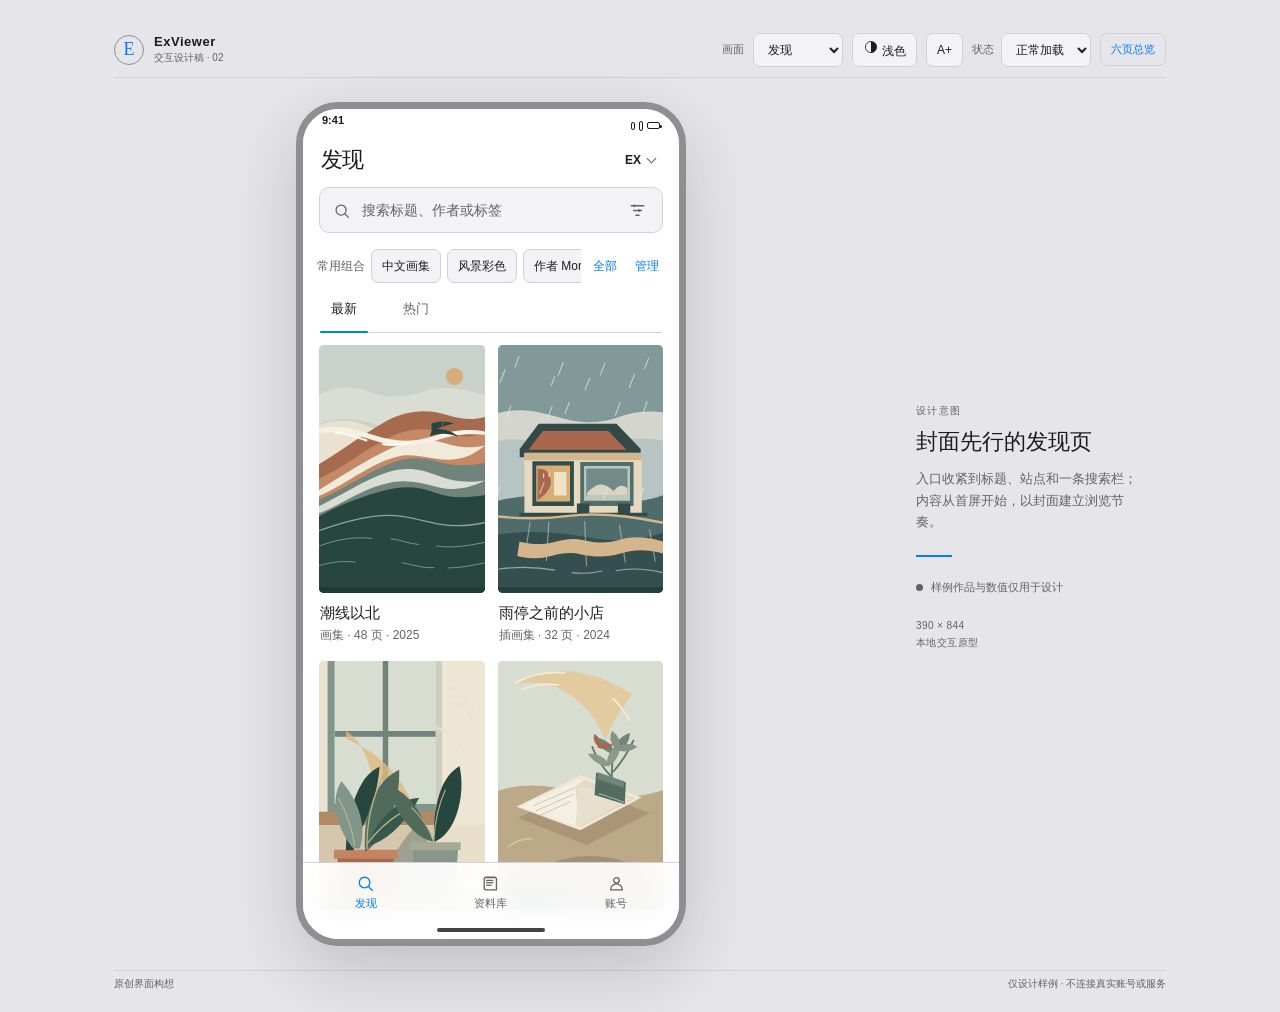
<file: design-v2/index.html>
<!doctype html>
<html lang="zh-CN">
<head>
  <meta charset="utf-8">
  <meta name="viewport" content="width=device-width, initial-scale=1">
  <meta name="color-scheme" content="light dark">
  <title>ExViewer · 设计原型</title>
  <link rel="stylesheet" href="style.css">
  <script src="app.js" defer></script>
</head>
<body>
  <main class="studio" aria-label="ExViewer 设计原型台">
    <header class="studio-head">
      <div class="studio-brand"><span class="brand-mark">E</span><div><strong>ExViewer</strong><small>交互设计稿 · 02</small></div></div>
      <div class="studio-controls">
        <label class="control-label" for="screenPicker">画面</label>
        <select id="screenPicker" aria-label="选择设计画面">
          <option value="discover">发现</option><option value="search">组合搜索</option><option value="detail">详情</option>
          <option value="reader">阅读</option><option value="library">资料库</option><option value="account">账号</option>
        </select>
        <button class="studio-toggle" id="themeToggle" type="button" aria-label="切换浅色或深色"><svg viewBox="0 0 20 20" width="16" height="16" aria-hidden="true"><circle cx="10" cy="10" r="7" fill="none" stroke="currentColor"/><path d="M10 3a7 7 0 0 1 0 14Z" fill="currentColor"/></svg><span>浅色</span></button>
        <button class="studio-toggle" id="textSizeToggle" type="button" aria-label="切换标准或大字号">A+</button>
        <label class="state-control"><span>状态</span><select id="networkPicker" aria-label="选择内容加载状态"><option value="normal">正常加载</option><option value="loading">加载中</option><option value="failure">局部失败</option></select></label>
        <a class="overview-link" href="overview.html">六页总览</a>
      </div>
    </header>

    <section class="stage">
      <div class="phone-wrap">
        <div class="phone" id="phone" data-theme="light">
          <div class="status-bar"><span>9:41</span><span class="status-icons"><i></i><i></i><b></b></span></div>
          <div class="app" id="app" aria-live="polite"></div>
          <div class="home-indicator"><span></span></div>
        </div>
      </div>
      <aside class="design-note">
        <p class="eyebrow">设计意图</p>
        <h1 id="noteTitle">封面先行的发现页</h1>
        <p id="noteBody">入口收紧到标题、站点和一条搜索栏；内容从首屏开始，以封面建立浏览节奏。</p>
        <div class="note-rule"></div>
        <p class="sample-note"><span class="sample-dot"></span>样例作品与数值仅用于设计</p>
        <div class="stage-hint"><span>390 × 844</span><span>本地交互原型</span></div>
      </aside>
    </section>
    <footer class="studio-foot"><span>原创界面构想</span><span>仅设计样例 · 不连接真实账号或服务</span></footer>
  </main>
</body>
</html>
</file>
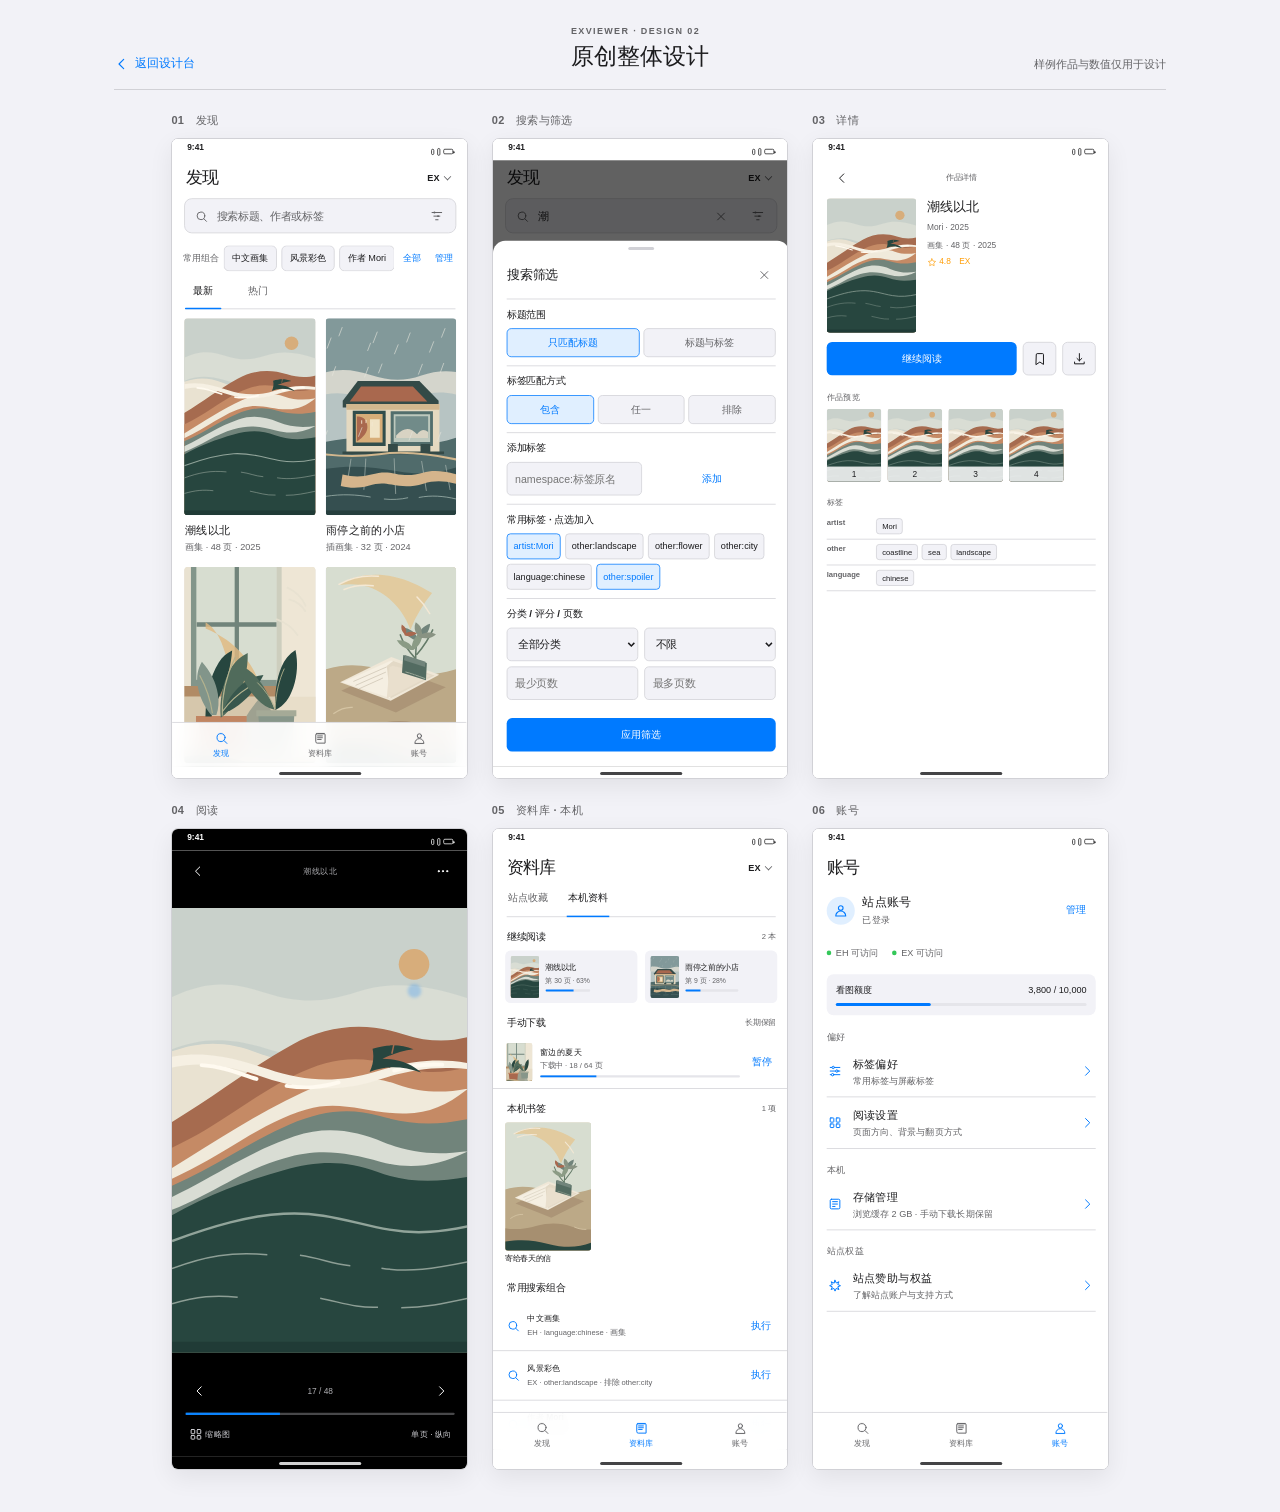
<file: design-v2/overview.html>
<!doctype html>
<html lang="zh-CN">
<head>
  <meta charset="utf-8">
  <meta name="viewport" content="width=device-width, initial-scale=1">
  <meta name="color-scheme" content="light dark">
  <title>ExViewer · 六页总览</title>
  <link rel="stylesheet" href="style.css">
</head>
<body class="overview-mode">
  <main class="overview">
    <header class="overview-head">
      <a class="overview-back" href="index.html"><svg viewBox="0 0 24 24" width="16" height="16" aria-hidden="true"><path d="m14.5 5-7 7 7 7" fill="none" stroke="currentColor" stroke-width="1.7" stroke-linecap="round" stroke-linejoin="round"/></svg>返回设计台</a>
      <div><p class="overview-kicker">EXVIEWER · DESIGN 02</p><h1>原创整体设计</h1></div>
      <p class="overview-caption">样例作品与数值仅用于设计</p>
    </header>
    <section class="overview-grid" aria-label="六个可交互画面">
      <article class="overview-frame"><h2>01　发现</h2><div class="frame-window"><iframe title="发现画面" src="index.html?screen=discover&amp;preview=1"></iframe></div></article>
      <article class="overview-frame"><h2>02　搜索与筛选</h2><div class="frame-window"><iframe title="组合搜索画面" src="index.html?screen=search&amp;filters=1&amp;preview=1"></iframe></div></article>
      <article class="overview-frame"><h2>03　详情</h2><div class="frame-window"><iframe title="作品详情画面" src="index.html?screen=detail&amp;preview=1"></iframe></div></article>
      <article class="overview-frame"><h2>04　阅读</h2><div class="frame-window"><iframe title="阅读画面" src="index.html?screen=reader&amp;preview=1"></iframe></div></article>
      <article class="overview-frame"><h2>05　资料库 · 本机</h2><div class="frame-window"><iframe title="资料库画面" src="index.html?screen=library&amp;local=1&amp;preview=1"></iframe></div></article>
      <article class="overview-frame"><h2>06　账号</h2><div class="frame-window"><iframe title="账号画面" src="index.html?screen=account&amp;preview=1"></iframe></div></article>
    </section>
  </main>
</body>
</html>
</file>
<file: design-v2/style.css>
:root{color-scheme:light;--paper:#ffffff;--surface:#f2f2f7;--surface-2:#e5e5ea;--ink:#1c1c1e;--muted:#636366;--line:#d1d1d6;--tint:#007aff;--tint-soft:rgba(0,122,255,.12);--danger:#ff3b30;--warning:#ff9f0a;--reader-bg:#000000;--shadow:0 24px 70px rgba(0,0,0,.16);font-family:-apple-system,BlinkMacSystemFont,"Segoe UI",sans-serif;font-synthesis:none;text-rendering:optimizeLegibility}*{box-sizing:border-box}body{margin:0;min-width:320px;min-height:100vh;background:#e5e5ea;color:#1c1c1e}.studio{width:min(100%,1120px);min-height:100vh;margin:auto;padding:22px 34px 16px;display:flex;flex-direction:column}.studio-head{min-height:56px;display:flex;align-items:center;justify-content:space-between;gap:20px;border-bottom:1px solid #d1d1d6}.studio-brand{display:flex;align-items:center;gap:10px}.brand-mark{width:30px;height:30px;display:grid;place-items:center;border:1px solid #8e8e93;border-radius:50%;color:#007aff;font-family:Georgia,serif;font-size:calc(18px * var(--ex-font-scale,1))}.studio-brand strong{display:block;font-size:calc(13px * var(--ex-font-scale,1));letter-spacing:.04em}.studio-brand small{display:block;margin-top:2px;color:#636366;font-size:calc(10px * var(--ex-font-scale,1))}.studio-controls{display:flex;align-items:center;gap:9px}.control-label,.state-control>span{font-size:calc(11px * var(--ex-font-scale,1));color:#636366}.studio-controls select,.studio-toggle{height:34px;border:1px solid #d1d1d6;border-radius:7px;background:#f2f2f7;color:#1c1c1e;padding:0 10px;font:inherit;font-size:calc(12px * var(--ex-font-scale,1))}.studio-toggle{cursor:pointer}.studio-toggle span{margin-left:3px}.state-control{display:flex;align-items:center;gap:7px}.stage{flex:1;display:grid;grid-template-columns:minmax(390px,1fr) minmax(190px,250px);align-items:center;justify-content:center;gap:48px;padding:24px 0}.phone-wrap{display:flex;justify-content:center}.phone{color-scheme:light;width:390px;height:844px;max-height:calc(100vh - 136px);min-height:640px;overflow:hidden;display:flex;flex-direction:column;border:7px solid #8e8e93;border-radius:42px;background:var(--paper);box-shadow:var(--shadow);color:var(--ink);position:relative;isolation:isolate}.phone[data-theme=dark]{color-scheme:dark;--paper:#000000;--surface:#1c1c1e;--surface-2:#2c2c2e;--ink:#ffffff;--muted:#aeaeb2;--line:#38383a;--tint:#0a84ff;--tint-soft:rgba(10,132,255,.22);--danger:#ff453a;--warning:#ffd60a;--reader-bg:#000000;--shadow:0 24px 70px rgba(0,0,0,.48)}.status-bar{height:28px;flex:0 0 28px;padding:5px 19px 0;font-size:calc(11px * var(--ex-font-scale,1));font-weight:650;display:flex;justify-content:space-between;z-index:3;color:var(--ink);background:var(--paper)}.status-icons{display:flex;align-items:center;gap:4px}.status-icons i{display:block;width:4px;height:8px;border:1.5px solid currentColor;border-radius:3px}.status-icons i:nth-child(2){height:10px}.status-icons b{width:13px;height:7px;border:1.3px solid currentColor;border-radius:2px;position:relative}.status-icons b:after{content:"";position:absolute;right:-3px;top:1.5px;width:2px;height:3px;background:currentColor;border-radius:0 2px 2px 0}.app{position:relative;flex:1;min-height:0;overflow:hidden;background:var(--paper)}.home-indicator{height:18px;flex:0 0 18px;background:var(--paper);display:grid;place-items:center;z-index:8}.home-indicator span{width:108px;height:4px;border-radius:6px;background:var(--ink);opacity:.82}.design-note{max-width:230px;align-self:center;margin-top:-4px}.eyebrow{color:#636366;text-transform:uppercase;font-size:calc(10px * var(--ex-font-scale,1));letter-spacing:.14em;font-weight:700}.design-note h1{margin:9px 0 10px;font:500 22px/1.25 Georgia,"Times New Roman",serif;color:#1c1c1e}.design-note>p:not(.eyebrow):not(.sample-note){font-size:calc(13px * var(--ex-font-scale,1));line-height:1.65;color:#636366}.note-rule{width:36px;height:2px;background:#007aff;margin:23px 0}.sample-note{display:flex;align-items:center;gap:8px;font-size:calc(11px * var(--ex-font-scale,1));color:#636366}.sample-dot{width:7px;height:7px;border-radius:50%;background:#636366}.stage-hint{display:flex;flex-direction:column;gap:5px;margin-top:25px;font-size:calc(10px * var(--ex-font-scale,1));color:#636366;letter-spacing:.04em}.studio-foot{display:flex;justify-content:space-between;align-items:center;min-height:26px;border-top:1px solid #d1d1d6;color:#636366;font-size:calc(10px * var(--ex-font-scale,1))}.page{height:100%;overflow:auto;overscroll-behavior:contain;padding-bottom:10px;scrollbar-width:none;animation:arrive .2s ease-out}.page::-webkit-scrollbar{display:none}.page-head{height:46px;display:flex;align-items:center;justify-content:space-between;padding:0 18px}.page-head h2{font-size:calc(22px * var(--ex-font-scale,1));line-height:1;margin:0;font-weight:670;letter-spacing:-.03em}.page-head .head-right{display:flex;align-items:center;gap:6px}.site-switch,.icon-button,.back-button{border:0;background:transparent;color:var(--ink);min-width:40px;height:40px;border-radius:10px;display:inline-flex;align-items:center;justify-content:center;font:inherit;cursor:pointer}.site-switch{gap:6px;font-size:calc(12px * var(--ex-font-scale,1));font-weight:650}.site-switch:after{content:"";width:6px;height:6px;border-right:1.5px solid var(--muted);border-bottom:1.5px solid var(--muted);transform:rotate(45deg);margin:-4px 0 0 1px}.icon-button{font-size:calc(19px * var(--ex-font-scale,1))}.icon-button.active{color:var(--danger)}.search-field{height:46px;margin:4px 16px 11px;border:1px solid var(--line);border-radius:10px;background:var(--surface);display:flex;align-items:center;padding:0 5px 0 13px;gap:9px}.search-field .search-icon{font-size:calc(17px * var(--ex-font-scale,1));color:var(--muted)}.search-field input{min-width:0;flex:1;border:0;outline:0;background:transparent;color:var(--ink);font:400 14px/1.3 inherit}.search-field input::placeholder{color:var(--muted)}.search-field button{height:36px;width:38px;border:0;border-radius:8px;background:transparent;color:var(--muted);font-size:calc(19px * var(--ex-font-scale,1));cursor:pointer}.search-field button:hover{background:var(--surface-2)}.tabs{height:39px;margin:0 17px 12px;display:flex;align-items:stretch;gap:24px;border-bottom:1px solid var(--line)}.tab{position:relative;min-width:48px;padding:0 2px 9px;border:0;background:none;color:var(--muted);font:600 13px inherit;cursor:pointer}.tab.selected{color:var(--ink)}.tab.selected:after{content:"";position:absolute;left:0;right:0;bottom:-1px;height:2px;background:var(--tint);border-radius:2px}.result-context{display:flex;align-items:center;gap:6px;min-height:33px;margin:-3px 16px 9px;overflow:auto;white-space:nowrap;scrollbar-width:none}.chip{height:25px;padding:0 9px;border:1px solid var(--line);border-radius:14px;background:var(--surface);color:var(--ink);font-size:calc(10px * var(--ex-font-scale,1));display:inline-flex;align-items:center;gap:4px}.chip.negative{border-color:#ff3b30;color:#ff3b30;background:color-mix(in srgb,var(--danger) 10%,var(--paper))}.chip.clear{border:0;background:none;color:var(--tint);font-weight:650;cursor:pointer}.result-tools{display:flex;align-items:center;justify-content:space-between;margin:0 18px 9px;font-size:calc(12px * var(--ex-font-scale,1));color:var(--muted)}.result-tools button{height:32px;border:0;background:transparent;color:var(--tint);font-size:calc(17px * var(--ex-font-scale,1));cursor:pointer}.gallery-grid{display:grid;grid-template-columns:repeat(2,minmax(0,1fr));gap:17px 13px;padding:0 16px 20px}.work{min-width:0;cursor:pointer}.cover{width:100%;aspect-ratio:2/3;position:relative;overflow:hidden;background:var(--surface);border-radius:5px}.cover img{width:100%;height:100%;object-fit:cover;display:block;transition:transform .25s ease}.work:hover .cover img{transform:scale(1.025)}.work-title{margin:9px 1px 4px;display:-webkit-box;-webkit-line-clamp:2;-webkit-box-orient:vertical;overflow:hidden;font-size:calc(15px * var(--ex-font-scale,1));font-weight:600;line-height:1.4}.work-meta{margin:0 1px;color:var(--muted);font-size:calc(12px * var(--ex-font-scale,1));line-height:1.4}.cover-retry{position:absolute;inset:0;display:grid;place-items:center;background:#000000a8;color:#ffffff;border:0;font-size:calc(11px * var(--ex-font-scale,1));cursor:pointer}.cover-retry span{display:block;padding:7px 10px;border:1px solid #ffffff9c;border-radius:20px;background:rgba(0,0,0,.62)}.skeleton{position:absolute;inset:0;background:linear-gradient(110deg,var(--surface) 20%,var(--surface-2) 38%,var(--surface) 55%);background-size:200% 100%;animation:sheen 1.5s linear infinite}.bottom-nav{height:59px;position:absolute;left:0;right:0;bottom:0;z-index:5;display:grid;grid-template-columns:repeat(3,1fr);background:color-mix(in srgb,var(--paper) 93%,transparent);border-top:1px solid var(--line);backdrop-filter:blur(12px)}.nav-item{border:0;background:none;color:var(--muted);display:flex;flex-direction:column;align-items:center;justify-content:center;gap:4px;font-size:calc(11px * var(--ex-font-scale,1));cursor:pointer}.nav-item b{font-size:calc(18px * var(--ex-font-scale,1));font-weight:400;line-height:1}.nav-item.active{color:var(--tint);font-weight:700}.with-nav{padding-bottom:66px}.library-tabs{display:flex;gap:23px;height:42px;margin:0 18px 12px;border-bottom:1px solid var(--line)}.library-tabs button{position:relative;border:0;background:none;color:var(--muted);font-size:calc(13px * var(--ex-font-scale,1));font-weight:620;padding:0 2px 8px;cursor:pointer}.library-tabs button.selected{color:var(--ink)}.library-tabs button.selected:after{content:"";position:absolute;left:0;right:0;bottom:-1px;height:2px;background:var(--tint)}.section-title{display:flex;align-items:center;justify-content:space-between;margin:17px 18px 9px;font-size:calc(13px * var(--ex-font-scale,1));font-weight:680}.section-title small{font-size:calc(10px * var(--ex-font-scale,1));color:var(--muted);font-weight:450}.category-select{margin:0 16px 12px;height:34px;padding:0 10px;border:1px solid var(--line);border-radius:7px;background:var(--surface);color:var(--ink);font-size:calc(11px * var(--ex-font-scale,1))}.resume-strip{display:grid;grid-template-columns:1fr 1fr;gap:10px;padding:0 16px}.resume-item{display:flex;gap:8px;min-width:0;padding:7px;background:var(--surface);border-radius:7px;cursor:pointer}.resume-item img{width:38px;height:55px;object-fit:cover;border-radius:3px}.resume-info{min-width:0;align-self:center}.resume-info b{font-size:calc(10px * var(--ex-font-scale,1));line-height:1.3;display:-webkit-box;-webkit-line-clamp:2;-webkit-box-orient:vertical;overflow:hidden}.resume-info small{display:block;margin-top:5px;color:var(--muted);font-size:calc(9px * var(--ex-font-scale,1))}.progress{height:3px;margin-top:5px;background:var(--surface-2);border-radius:5px;overflow:hidden}.progress i{height:100%;display:block;background:var(--tint)}.download-row{display:flex;gap:10px;align-items:center;padding:9px 17px;border-bottom:1px solid var(--line)}.download-row img{width:35px;height:50px;object-fit:cover;border-radius:3px}.download-row .download-info{flex:1;min-width:0}.download-info b{font-size:calc(11px * var(--ex-font-scale,1));display:block;line-height:1.3}.download-info small{display:block;margin-top:4px;color:var(--muted);font-size:calc(10px * var(--ex-font-scale,1))}.text-link{border:0;background:none;color:var(--tint);font-size:calc(13px * var(--ex-font-scale,1));font-weight:650;cursor:pointer}.mini-grid{display:grid;grid-template-columns:repeat(3,1fr);gap:10px;padding:0 16px 6px}.mini-work{cursor:pointer}.mini-work img{width:100%;aspect-ratio:2/3;object-fit:cover;border-radius:4px;display:block}.mini-work span{display:block;margin-top:4px;font-size:calc(10px * var(--ex-font-scale,1));line-height:1.3}.saved-search{display:flex;align-items:center;gap:9px;padding:10px 18px;border-bottom:1px solid var(--line)}.saved-search>div{flex:1}.saved-search b{font-size:calc(11px * var(--ex-font-scale,1));display:block}.saved-search small{font-size:calc(10px * var(--ex-font-scale,1));color:var(--muted)}.detail-page{padding-bottom:76px}.detail-top{display:flex;gap:14px;padding:4px 18px 12px}.detail-cover{width:118px;flex:0 0 118px;aspect-ratio:2/3;object-fit:cover;border-radius:5px}.detail-copy{min-width:0;display:flex;flex-direction:column;align-items:flex-start}.detail-copy h3{margin:1px 0 7px;font-size:calc(17px * var(--ex-font-scale,1));line-height:1.32}.detail-copy p{margin:0 0 6px;color:var(--muted);font-size:calc(11px * var(--ex-font-scale,1));line-height:1.5}.rating{color:#ff9f0a!important}.primary{height:44px;min-width:130px;padding:0 15px;border:0;border-radius:7px;background:var(--tint);color:#ffffff;font-size:calc(13px * var(--ex-font-scale,1));font-weight:680;cursor:pointer}.detail-actions{display:flex;gap:8px;padding:0 18px 14px}.secondary-action{width:44px;height:44px;border:1px solid var(--line);border-radius:7px;background:var(--surface);color:var(--ink);font-size:calc(18px * var(--ex-font-scale,1));cursor:pointer}.detail-actions .primary{flex:1}.preview-row{display:flex;gap:8px;overflow:auto;padding:0 18px 12px;scrollbar-width:none}.preview-row img{width:69px;height:89px;object-fit:cover;border-radius:3px;flex:0 0 auto}.detail-label{margin:8px 18px 7px;font-size:calc(11px * var(--ex-font-scale,1));color:var(--muted);font-weight:680}.tag-groups{padding:0 18px}.tag-group{display:grid;grid-template-columns:58px 1fr;gap:7px;padding:6px 0;border-bottom:1px solid var(--line)}.tag-group strong{font-size:calc(10px * var(--ex-font-scale,1));color:var(--muted);font-weight:560}.tag-list{display:flex;gap:5px;flex-wrap:wrap}.tag-pill{padding:4px 7px;border:1px solid var(--line);border-radius:4px;background:var(--surface);color:var(--ink);font-size:calc(10px * var(--ex-font-scale,1));cursor:pointer}.detail-sticky{position:absolute;bottom:0;left:0;right:0;padding:8px 18px 12px;background:var(--paper);border-top:1px solid var(--line)}.detail-sticky .primary{width:100%}.sheet-backdrop,.toast-backdrop{position:absolute;inset:0;z-index:9;background:rgba(0,0,0,.62);display:flex;align-items:flex-end;animation:fadein .16s ease}.sheet{width:100%;max-height:88%;overflow:auto;background:var(--paper);color:var(--ink);border-radius:16px 16px 0 0;padding:8px 18px 20px;animation:sheetin .22s cubic-bezier(.2,.7,.2,1)}.sheet-handle{width:34px;height:4px;border-radius:5px;background:var(--line);margin:0 auto 14px}.sheet-title{display:flex;align-items:center;justify-content:space-between;margin:0 0 14px}.sheet-title h3{font-size:calc(17px * var(--ex-font-scale,1));margin:0}.sheet-title button{height:36px;border:0;background:none;color:var(--muted);font-size:calc(20px * var(--ex-font-scale,1))}.filter-section{padding:11px 0;border-top:1px solid var(--line)}.filter-section>strong{display:block;font-size:calc(12px * var(--ex-font-scale,1));margin-bottom:9px}.segmented{display:flex;gap:5px}.segmented button{height:35px;flex:1;border:1px solid var(--line);border-radius:6px;background:var(--surface);color:var(--muted);font-size:calc(11px * var(--ex-font-scale,1))}.segmented button.selected{border-color:var(--tint);background:var(--tint-soft);color:var(--tint);font-weight:680}.sheet-input{height:39px;width:100%;padding:0 10px;border:1px solid var(--line);border-radius:6px;background:var(--surface);color:var(--ink);font:inherit;font-size:calc(12px * var(--ex-font-scale,1))}.sheet-row{display:flex;gap:8px}.sheet-row>*{flex:1}.tag-selects{display:flex;flex-wrap:wrap;gap:6px}.tag-selects button{padding:6px 8px;border:1px solid var(--line);border-radius:5px;background:var(--surface);color:var(--ink);font-size:calc(10px * var(--ex-font-scale,1))}.tag-selects button.selected{border-color:var(--tint);color:var(--tint);background:var(--tint-soft)}.sheet-primary{height:44px;width:100%;margin-top:13px;border:0;border-radius:7px;background:var(--tint);color:#ffffff;font-size:calc(13px * var(--ex-font-scale,1));font-weight:700}.modal-field{display:grid;gap:6px;font-size:calc(11px * var(--ex-font-scale,1));color:var(--muted)}.modal-field input{height:42px;border:1px solid var(--line);border-radius:6px;background:var(--surface);color:var(--ink);padding:0 10px;font:inherit;font-size:calc(13px * var(--ex-font-scale,1))}.toast-backdrop{align-items:center;justify-content:center;background:rgba(0,0,0,.62)}.toast{max-width:280px;padding:18px 20px;border:1px solid var(--line);border-radius:11px;background:var(--paper);box-shadow:var(--shadow);text-align:center}.toast p{font-size:calc(12px * var(--ex-font-scale,1));line-height:1.55;color:var(--muted)}.toast .sheet-primary{width:auto;min-width:120px;padding:0 18px}.detail-sheet-actions{display:grid;gap:8px}.detail-sheet-actions button{height:42px;border:1px solid var(--line);border-radius:6px;background:var(--surface);color:var(--ink);font-size:calc(12px * var(--ex-font-scale,1))}.reader{position:absolute;inset:0;background:#000000;color:#ffffff;z-index:7;display:flex;flex-direction:column;transition:background .2s}.reader.hidden-chrome .reader-top,.reader.hidden-chrome .reader-bottom{opacity:0;pointer-events:none;transform:translateY(-6px)}.reader-top{height:54px;flex:0 0 54px;display:flex;align-items:center;justify-content:space-between;padding:0 14px;transition:.2s}.reader-top button,.reader-bottom button{height:40px;min-width:40px;border:0;border-radius:7px;background:transparent;color:inherit;font-size:calc(17px * var(--ex-font-scale,1))}.reader-top span{font-size:calc(11px * var(--ex-font-scale,1));color:#aeaeb2}.reader-image-wrap{flex:1;min-height:0;display:grid;place-items:center;overflow:hidden}.reader-image{width:100%;height:100%;object-fit:contain;cursor:pointer}.reader-bottom{padding:9px 16px 14px;background:#000000;transition:.2s}.reader-controls{display:flex;align-items:center;justify-content:space-between;gap:8px}.reader-page{font-size:calc(11px * var(--ex-font-scale,1));color:#aeaeb2;min-width:65px;text-align:center}.reader-progress{height:3px;margin:9px 2px;background:#48484a;border-radius:3px}.reader-progress i{height:100%;display:block;background:#0a84ff}.reader-subcontrols{display:flex;justify-content:space-between;color:#aeaeb2;font-size:calc(10px * var(--ex-font-scale,1))}.reader-subcontrols button{height:32px;color:#d1d1d6;font-size:calc(11px * var(--ex-font-scale,1))}.animated-sun{animation:drift 3.8s ease-in-out infinite alternate}.account-row{width:calc(100% - 36px);min-height:68px;margin:0 18px;padding:11px 0;border:0;border-bottom:1px solid var(--line);border-radius:0;background:transparent;color:var(--ink);display:flex;align-items:center;gap:12px;text-align:left;font:inherit;cursor:pointer}.account-row .row-icon{width:25px;color:var(--tint);text-align:center;font-size:calc(15px * var(--ex-font-scale,1))}.account-row .row-main{flex:1}.account-row b{display:block;font-size:calc(15px * var(--ex-font-scale,1));font-weight:600;line-height:1.4}.account-row small{display:block;margin-top:4px;font-size:calc(12px * var(--ex-font-scale,1));color:var(--muted);line-height:1.4}.account-row .chevron{color:var(--muted);font-size:calc(15px * var(--ex-font-scale,1))}.profile{display:flex;align-items:center;gap:10px;margin:3px 18px 14px;padding:8px 0}.avatar{width:37px;height:37px;border-radius:50%;background:var(--tint-soft);color:var(--tint);display:grid;place-items:center;font-family:Georgia,serif;font-size:calc(19px * var(--ex-font-scale,1))}.profile-copy b{display:block;font-size:calc(16px * var(--ex-font-scale,1));font-weight:600;line-height:1.4}.profile-copy small{display:block;margin-top:4px;color:var(--muted);font-size:calc(12px * var(--ex-font-scale,1));line-height:1.4}.account-stats{display:flex;gap:18px;margin:0 18px 16px}.status-pill{min-height:24px;display:flex;align-items:center;justify-content:flex-start;gap:6px;color:var(--muted);font-size:calc(12px * var(--ex-font-scale,1))}.status-pill i{width:6px;height:6px;border-radius:50%;background:#34c759}.quota{margin:4px 18px 20px;padding:12px;border-radius:9px;background:var(--surface)}.quota-top{display:flex;justify-content:space-between;gap:10px;font-size:calc(12px * var(--ex-font-scale,1));line-height:1.5}.quota-track{height:4px;margin-top:8px;background:var(--surface-2);border-radius:4px}.quota-track i{display:block;width:38%;height:100%;background:var(--tint);border-radius:4px}.list-section-label{margin:19px 18px 3px;color:var(--muted);font-size:calc(12px * var(--ex-font-scale,1));font-weight:500;letter-spacing:.03em}.manage-status{display:grid;grid-template-columns:1fr auto;gap:8px;align-items:center;padding:10px 0;border-bottom:1px solid var(--line);font-size:calc(12px * var(--ex-font-scale,1))}.manage-status small{color:var(--muted);font-size:calc(10px * var(--ex-font-scale,1))}.manage-status button{height:32px;padding:0 10px;border:1px solid var(--line);border-radius:5px;background:var(--surface);color:var(--tint);font-size:calc(10px * var(--ex-font-scale,1))}.pref-tags{display:flex;gap:6px;flex-wrap:wrap;margin-top:7px}.pref-tags button{border:1px solid var(--line);border-radius:14px;background:var(--surface);color:var(--ink);padding:6px 9px;font-size:calc(10px * var(--ex-font-scale,1))}.empty-state{margin:28px 20px;padding:18px;border-top:1px solid var(--line);border-bottom:1px solid var(--line);font-size:calc(12px * var(--ex-font-scale,1));color:var(--muted);line-height:1.55;text-align:center}.inline-message{margin:5px 16px 10px;padding:10px;border-left:2px solid var(--danger);background:var(--surface);font-size:calc(12px * var(--ex-font-scale,1));line-height:1.5;color:var(--muted)}.notice{margin:12px 18px;padding:10px;background:var(--surface);border-radius:6px;color:var(--muted);font-size:calc(12px * var(--ex-font-scale,1));line-height:1.5}.modal-actions{display:flex;gap:8px;margin-top:12px}.modal-actions button{flex:1;height:42px;border:1px solid var(--line);border-radius:6px;background:var(--surface);color:var(--ink);font-size:calc(11px * var(--ex-font-scale,1))}.modal-actions .confirm{background:var(--tint);color:#ffffff;border-color:var(--tint)}.close-x{border:0;background:none;color:var(--muted);font-size:calc(20px * var(--ex-font-scale,1));width:36px;height:36px}.work-count{color:var(--muted);font-size:calc(10px * var(--ex-font-scale,1))}.saved-icon{color:var(--tint)}.toggle-row{display:flex;align-items:center;justify-content:space-between;padding:10px 0;border-bottom:1px solid var(--line);font-size:calc(12px * var(--ex-font-scale,1))}.toggle{width:36px;height:20px;padding:2px;border:0;border-radius:12px;background:var(--surface-2)}.toggle:after{content:"";display:block;width:16px;height:16px;border-radius:50%;background:var(--tint);transition:transform .18s}.toggle.on:after{transform:translateX(16px)}@keyframes arrive{from{opacity:.6;transform:translateY(3px)}to{opacity:1;transform:none}}@keyframes sheen{to{background-position:-200% 0}}@keyframes fadein{from{opacity:0}to{opacity:1}}@keyframes sheetin{from{transform:translateY(24px);opacity:.8}to{transform:none;opacity:1}}@keyframes drift{from{transform:translate(0,0)}to{transform:translate(5px,-3px)}}
@media(max-width:760px){body{background:var(--paper)}.studio{padding:0;min-height:100vh}.studio-head{z-index:10;position:sticky;top:0;padding:7px 10px;background:#f2f2f7;border-bottom:1px solid #d1d1d6;gap:6px;min-height:48px}.studio-brand{gap:6px}.brand-mark{width:26px;height:26px}.studio-brand strong{font-size:calc(11px * var(--ex-font-scale,1))}.studio-brand small{font-size:calc(9px * var(--ex-font-scale,1))}.studio-controls{gap:4px}.control-label,.state-control>span{display:none}.studio-controls select,.studio-toggle{height:30px;padding:0 6px;font-size:calc(10px * var(--ex-font-scale,1))}.studio-toggle span{display:none}.stage{display:flex;justify-content:center;padding:0;min-height:0}.phone-wrap{width:100%;height:calc(100dvh - 74px);min-height:620px}.phone{width:min(100vw,430px);height:100%;max-height:none;min-height:0;border:0;border-radius:0;box-shadow:none}.status-bar{padding-left:20px;padding-right:20px}.design-note,.studio-foot{display:none}}
@media(max-width:370px){.studio-head{padding-left:7px;padding-right:7px}.studio-brand small{display:none}.studio-controls select{max-width:96px}.state-control select{max-width:88px}.page-head h2{font-size:calc(21px * var(--ex-font-scale,1))}.gallery-grid{gap:14px 10px;padding-left:12px;padding-right:12px}}
@media(prefers-reduced-motion:reduce){*,*::before,*::after{animation-duration:.01ms!important;animation-iteration-count:1!important;scroll-behavior:auto!important;transition-duration:.01ms!important}}
.phone{height:844px;max-height:none;min-height:844px}.search-field input{font-family:inherit;font-size:calc(14px * var(--ex-font-scale,1));line-height:1.3}.tab{font-family:inherit;font-size:calc(13px * var(--ex-font-scale,1));font-weight:600}.reader.light-reader{background:#ffffff;color:#1c1c1e}.reader.light-reader .reader-bottom{background:#ffffff}.reader.light-reader .reader-top span,.reader.light-reader .reader-page,.reader.light-reader .reader-subcontrols button{color:#1c1c1e}.reader.light-reader .reader-progress{background:#d1d1d6}.reader.light-reader .reader-progress i{background:#007aff}.overview-link{padding:8px 10px;border:1px solid #d1d1d6;border-radius:7px;color:#007aff;text-decoration:none;font-size:calc(11px * var(--ex-font-scale,1))}.icon-svg{display:inline-block;flex:0 0 auto;vertical-align:middle;overflow:visible}.nav-item .icon-svg{width:19px;height:19px}.nav-item{gap:3px}.search-icon .icon-svg{width:18px;height:18px}.icon-button .icon-svg,.secondary-action .icon-svg,.back-button .icon-svg,.reader-top .icon-svg,.reader-controls .icon-svg,.reader-subcontrols .icon-svg{width:19px;height:19px}.saved-icon .icon-svg{width:18px;height:18px;color:var(--tint)}.chip .icon-svg{width:11px;height:11px}
body.preview-mode{width:390px;height:844px;min-height:844px;overflow:hidden;background:var(--paper)}.preview-mode .studio{width:390px;height:844px;min-height:844px;padding:0;margin:0}.preview-mode .studio-head,.preview-mode .design-note,.preview-mode .studio-foot{display:none}.preview-mode .stage{width:390px;height:844px;min-height:844px;padding:0;margin:0;display:block}.preview-mode .phone-wrap{width:390px;height:844px}.preview-mode .phone{color-scheme:inherit;width:390px;height:844px;min-height:844px;max-height:none;border:0;border-radius:0;box-shadow:none}
@media(max-width:760px){.phone{height:100%;max-height:none;min-height:0}}
.site-switch:after{content:"";width:6px;height:6px;border-right:1.5px solid var(--muted);border-bottom:1.5px solid var(--muted);transform:rotate(45deg);margin:-4px 0 0 1px}.account-row>.icon-svg{width:19px;height:19px;color:var(--tint);flex:0 0 22px}.avatar .icon-svg{color:var(--tint)}.result-tools .icon-svg{width:19px;height:19px}.secondary-action.active{color:var(--danger);border-color:var(--danger)}.overview-back{display:inline-flex;align-items:center;gap:5px}
.overview-mode{min-width:320px;background:#f2f2f7;color:#1c1c1e}.overview{max-width:1100px;margin:0 auto;padding:26px 24px 42px}.overview-head{display:grid;grid-template-columns:1fr auto 1fr;align-items:end;gap:15px;padding-bottom:17px;border-bottom:1px solid #d1d1d6}.overview-back{justify-self:start;color:#007aff;font-size:calc(12px * var(--ex-font-scale,1));text-decoration:none}.overview-kicker{margin:0;color:#636366;font-size:calc(9px * var(--ex-font-scale,1));letter-spacing:.15em;font-weight:700}.overview-head h1{margin:5px 0 0;color:#1c1c1e;font:500 23px Georgia,"Times New Roman",serif}.overview-caption{justify-self:end;margin:0;color:#636366;font-size:calc(11px * var(--ex-font-scale,1))}.overview-grid{display:grid;grid-template-columns:repeat(3,296.4px);justify-content:center;gap:24px;margin:23px auto 0}.overview-frame h2{height:25px;margin:0;color:#636366;font-size:calc(11px * var(--ex-font-scale,1));font-weight:650;letter-spacing:.03em}.frame-window{position:relative;width:296.4px;height:641.44px;border:1px solid #d1d1d6;border-radius:7px;background:#ffffff;box-shadow:0 8px 24px #00000012;overflow:hidden}.frame-window iframe{display:block;width:390px;height:844px;border:0;transform:scale(.76);transform-origin:top left}@media(max-width:1000px){.overview-grid{grid-template-columns:repeat(2,296.4px)}}@media(max-width:650px){.overview{padding:16px 12px 28px}.overview-head{grid-template-columns:1fr auto;align-items:center}.overview-head>div{grid-column:1;grid-row:2}.overview-back{grid-column:1;grid-row:1}.overview-caption{grid-column:2;grid-row:1/3;text-align:right;max-width:110px;line-height:1.45}.overview-grid{grid-template-columns:296.4px;gap:20px}}

.account-row:focus-visible{outline:2px solid var(--tint);outline-offset:3px}.profile .text-link{margin-left:auto;min-width:52px;min-height:44px}.text-link{min-height:44px}.phone button,.phone input,.phone select{font-family:inherit}.account-row:hover{background:color-mix(in srgb,var(--tint-soft) 35%,transparent)}

.reader-thumbnails{display:flex;gap:8px;overflow:auto;padding:12px 0 6px}.reader-thumbnails button{position:relative;width:44px;height:66px;min-width:44px;padding:0;border:1px solid #8e8e93;border-radius:4px;overflow:hidden}.reader-thumbnails img{width:100%;height:100%;object-fit:cover}.reader-thumbnails span{position:absolute;bottom:0;left:0;right:0;padding:2px;background:#000000cc;color:#ffffff;font-size:calc(11px * var(--ex-font-scale,1))}.reader-thumbnails button.selected{border-color:#0a84ff}.filter-section strong{font-size:calc(13px * var(--ex-font-scale,1))}.tag-selects button{min-height:34px;font-size:calc(12px * var(--ex-font-scale,1))}.sheet-input{min-width:0;height:44px;font-size:calc(14px * var(--ex-font-scale,1))}.segmented button{min-height:38px;font-size:calc(13px * var(--ex-font-scale,1))}

@media(max-width:760px){.studio-head{flex-wrap:wrap}.studio-controls{flex-wrap:wrap;justify-content:flex-end;min-width:0}.studio-controls .overview-link{white-space:nowrap}.studio-brand{flex-shrink:0}}

.saved-shortcuts{display:flex;align-items:center;gap:8px;overflow:auto;padding:0 17px 8px;font-size:12px}.saved-shortcuts>span{color:var(--muted);flex:none}.saved-shortcuts button{border:1px solid var(--line);border-radius:16px;background:transparent;color:var(--tint);font:inherit;white-space:nowrap;padding:6px 10px;min-height:32px}

.preview-page{position:relative;flex:0 0 72px;padding:0;border:0;border-radius:4px;overflow:hidden;background:var(--surface);color:var(--ink)}.preview-page img{display:block;width:72px;height:96px;object-fit:cover}.preview-page span{position:absolute;bottom:0;left:0;right:0;background:color-mix(in srgb,var(--paper) 85%,transparent);font-size:11px;line-height:20px}
.phone:has(.reader) .status-bar,.phone:has(.reader) .home-indicator{background:#000000;color:#ffffff}.phone:has(.reader) .home-indicator span{background:#ffffff}.phone:has(.reader.light-reader) .status-bar,.phone:has(.reader.light-reader) .home-indicator{background:#ffffff;color:#1c1c1e}.phone:has(.reader.light-reader) .home-indicator span{background:#1c1c1e}

/* iOS system palette and quick saved-search controls */
body{font-family:-apple-system,BlinkMacSystemFont,"Segoe UI",sans-serif;background:#e5e5ea;color:#1c1c1e}
.studio,.overview-mode{font-family:-apple-system,BlinkMacSystemFont,"Segoe UI",sans-serif}
.reader{background:#000;color:#fff}
.reader .reader-bottom{background:#000}
.reader.light-reader{background:#fff;color:#1c1c1e}
.reader.light-reader .reader-bottom{background:#fff}
.saved-shortcuts{display:flex;align-items:center;gap:6px;overflow:visible;padding:2px 14px 8px;min-height:43px;font-size:12px}
.saved-shortcuts>span{max-width:76px;overflow:hidden;text-overflow:ellipsis;white-space:nowrap;color:var(--muted);flex:none}
.shortcut-scroll{display:flex;align-items:center;gap:6px;flex:1;min-width:0;overflow-x:auto;scrollbar-width:none}
.shortcut-scroll::-webkit-scrollbar{display:none}
.saved-shortcuts .shortcut-scroll button{flex:0 0 auto;min-height:34px;padding:0 10px;border:1px solid var(--line);border-radius:7px;background:var(--surface);color:var(--ink);font-size:12px}
.saved-shortcuts .shortcut-scroll button.selected{border-color:var(--tint);background:var(--tint);color:#fff}
.saved-shortcuts>.shortcut-manage{flex:none;min-width:36px;min-height:40px;padding:0 4px;border:0;border-radius:6px;background:transparent;color:var(--tint);font-size:12px}
.saved-manager-sheet{max-height:min(76vh,680px)}
.saved-manager-list{overflow:auto;padding-bottom:10px}
.saved-manager-item{padding:12px 0;border-bottom:1px solid var(--line)}
.saved-manager-copy strong{font-size:14px;font-weight:600}
.saved-manager-copy p{margin:5px 0 9px;color:var(--muted);font-size:12px;line-height:1.45}
.saved-manager-actions{display:flex;gap:8px}
.saved-manager-actions button,.modal-action-button{min-height:40px;padding:0 13px;border:1px solid var(--line);border-radius:7px;background:var(--surface);color:var(--tint);font:inherit;font-size:13px}
.modal-action-button{width:100%;margin:8px 0}
@media(max-width:370px){.saved-shortcuts{gap:3px;padding-left:10px;padding-right:10px}.saved-shortcuts>span{max-width:64px}.saved-shortcuts .shortcut-scroll button{padding:0 8px}.saved-shortcuts>.shortcut-manage{min-width:32px}}
</file>
